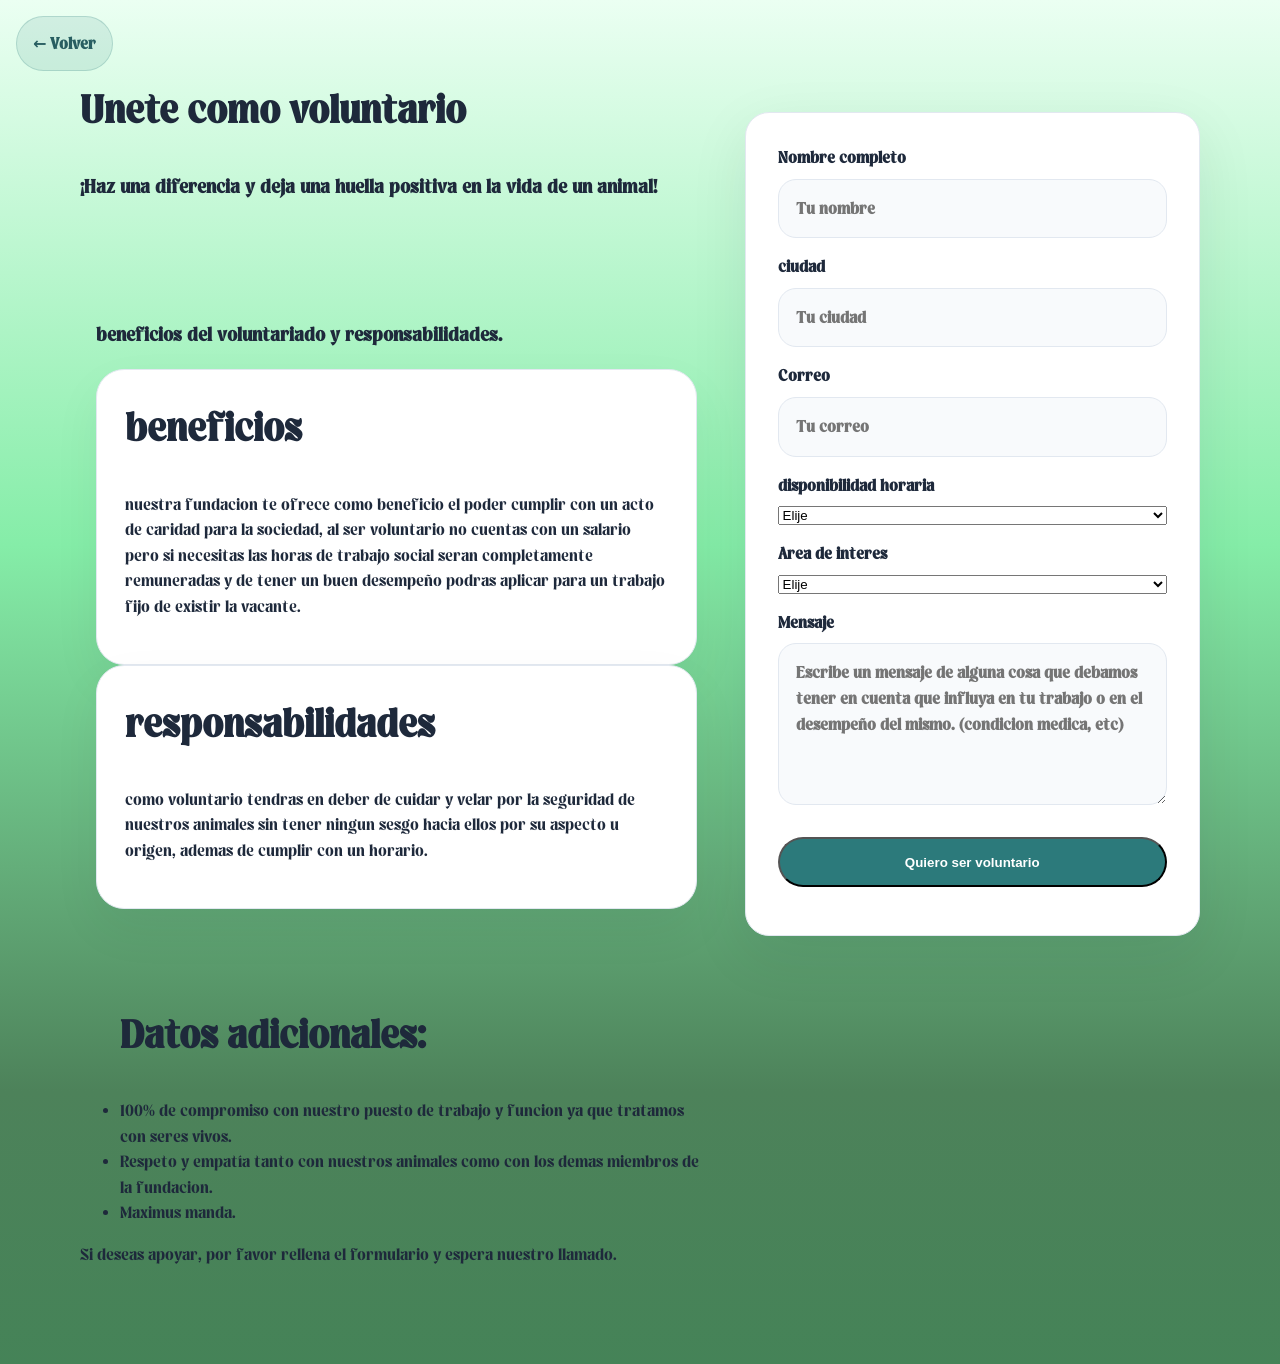
<file: voluntariado.html>
<!DOCTYPE html>
<html lang="es">
  <head>
    <meta charset="UTF-8" />
    <meta name="viewport" content="width=device-width, initial-scale=1.0" />
    <title>Patitas felices | Voluntariado</title>
    <link rel="stylesheet" href="style.css" />
  </head>
  <body>
    <div class="back-button">
      <a href="index.html">← Volver</a>
    </div>
    <section id="contacto" class="section">
      <div class="container section__grid">
        <div>
          <h2>Unete como voluntario</h2>
          <h3>¡Haz una diferencia y deja una huella positiva en la vida de un animal!</h3>
          <section id="mision-y-vision" class="section">
  <div class="container">
      <h1>beneficios del voluntariado y responsabilidades.</h1>
      <div class="catalog-grid">
        <article class="catalog-card">
          <h2>beneficios</h2>
          <p>
            nuestra fundacion te ofrece como beneficio el poder cumplir con un acto de caridad para la sociedad, al ser voluntario no cuentas con un salario pero si necesitas las horas de trabajo social seran completamente remuneradas y de tener un buen desempeño podras aplicar para un trabajo fijo de existir la vacante.
          </p>
        </article>
      </div>
      <div class="catalog-grid">
        <article class="catalog-card">
          <h2>responsabilidades</h2>
          <p>
            como voluntario tendras en deber de cuidar y velar por la seguridad de nuestros animales sin tener ningun sesgo hacia ellos por su aspecto u origen, ademas de cumplir con un horario.
          </p>
        </article>
      </div>
    </div>
</section>
          <ul>
            <h2><strong>Datos adicionales:</strong></h2>
            <li>100% de compromiso con nuestro puesto de trabajo y funcion ya que tratamos con seres vivos.</li>
            <li>Respeto y empatía tanto con nuestros animales como con los demas miembros de la fundacion.</li>
            <li>Maximus manda.</li>
          </ul>
          <p>Si deseas apoyar, por favor rellena el formulario y espera nuestro llamado.</p>
        </div>
        <article class="card adopt-card">
          <form class="contact-form">
          <label>
            Nombre completo
            <input type="text" placeholder="Tu nombre" />
          </label>
          <label>
            ciudad
            <input type="text" placeholder="Tu ciudad" />
          </label>
          <label>
            Correo
            <input type="email" placeholder="Tu correo" />
          </label>
          <label>
            disponibilidad horaria
            <select type="text" placeholder="Disponibilidad horaria" />
                <option value="mañana">Elije</option>
                <option value="tarde">Entre semana</option>
                <option value="noche">Fines de semana</option>
                <option value="noche">Ambos</option>
            </select>
          </label>
          <label>
            Area de interes
            <select type="text" placeholder="Area de interes" />
                <option value="mañana">Elije</option>
                <option value="tarde">Cuidado animal</option>
                <option value="noche">Logistica</option>
                <option value="noche">Campañas</option>
            </select>
          </label>
          <label>
            Mensaje
            <textarea rows="5" placeholder="Escribe un mensaje de alguna cosa que debamos tener en cuenta que influya en tu trabajo o en el desempeño del mismo. (condicion medica, etc)"></textarea>
          </label>
          <button type="submit" class="btn btn--primary">Quiero ser voluntario</button>
        </form>
        </article>
      </div>
    </section>
  </body>
</html>
</file>
<file: style.css>
@font-face {
  font-family: 'Mileast';
  src: url('mileast/Mileast.otf') format('opentype');
}

@font-face {
  font-family: 'Mileast';
  src: url('mileast/Mileast Italic.otf') format('opentype');
  font-style: italic;
}

:root {
  --bg: hsl(0, 0%, 100%);
  --surface: #ffffff;
  --primary: #2c7a7b;
  --primary-dark: #285e61;
  --text: #1e293b;
  --muted: #64748b;
  --border: #e2e8f0;
  --shadow: 0 18px 60px rgba(15, 23, 42, 0.08);
  --shadow-soft: 0 20px 50px rgba(15, 23, 42, 0.05);
  --shadow-medium: 0 16px 40px rgba(15, 23, 42, 0.08);
  --shadow-strong: 0 8px 16px rgba(0, 0, 0, 0.8);
  --shadow-lift: 0 28px 70px rgba(15, 23, 42, 0.14);
  --shadow-focus: 0 24px 55px rgba(15, 23, 42, 0.12);
  --shadow-highlight: 0 4px 12px rgba(0, 0, 0, 0.2);
  --radius: 24px;
  --header-bg: #1d2c25;
  --header-text: #ffffff;
  --header-highlight: rgba(255, 255, 255, 0.1);
  --nav-link: #90caf9;
  --nav-link-hover: #ffffff;
  --primary-border: rgba(44, 122, 123, 0.2);
  --primary-transparent: rgba(44, 122, 123, 0.12);
  --primary-hover: rgba(44, 122, 123, 0.18);
  --hero-bg-start: #d7f2f2;
  --hero-bg-end: rgba(255, 255, 255, 0.85);
  --hero-photo-bg-start: #fefefe;
  --hero-photo-bg-end: #d7f2f2;
  --card-glow: rgba(85, 173, 255, 1);
  --card-text-glow: rgba(25, 236, 236, 1);
  --text-dark: #000000;
  --text-emphasis: #00192d;
  --danger: #ff0000;
  --btn-secondary-bg: #52747a;
  --form-bg: #f8fafc;
  --footer-bg: #eef4f6;
  --pulse-color: rgba(144, 202, 249, 0.7);
  --pulse-color-fade: rgba(144, 202, 249, 0);
  --backend-surface: rgba(38, 50, 56, 0.9);
  --backend-shadow: rgba(0, 0, 0, 0.5);
  --backend-hover-shadow: rgba(144, 202, 249, 0.4);
  --backend-accent-start: #0d47a1;
  --backend-accent-end: #90caf9;
  --header-title-shadow: rgba(0, 0, 0, 0.9);
  font-size: 16px;
}

* {
  box-sizing: border-box;
}

.huellas {
  position: absolute;
  width: 100%;
  height: 100%;
  object-fit: cover;
  z-index: 1;
}

html,
body {
  margin: 0;
  padding: 0;
  min-height: 100%;
  font-family: 'Mileast', Inter, system-ui, -apple-system, BlinkMacSystemFont, "Segoe UI", sans-serif;
  background: linear-gradient(rgb(235, 255, 242),rgb(133, 237, 168),rgb(77, 130, 90),rgb(61, 132, 85),rgb(6, 60, 33),rgb(9, 73, 49));
  background-size: 200% 200%;
  color: var(--text);
  z-index: 2;
}

body {
  line-height: 1.6;
}

a {
  color: inherit;
  text-decoration: none;
}

.container {
  width: min(1120px, calc(100% - 2rem));
  margin: 0 auto;
}

header {
  background: var(--header-bg);
  color: var(--header-text);
  padding: 30px;
  text-align: center;
  box-shadow: var(--shadow-strong);
  position: relative;
  overflow: hidden;
}

header::before {
  content: '';
  position: absolute;
  top: 0;
  left: -100%;
  width: 100%;
  height: 100%;
  background: linear-gradient(90deg, transparent, var(--header-highlight), transparent);
  animation: shimmer 3s infinite;
}

@keyframes shimmer {
  0% { left: -100%; }
  100% { left: 100%; }
}

header h1 {
  margin: 0;
  font-size: 3em;
  text-shadow: 3px 3px 6px var(--header-title-shadow);
  animation: slideIn 1.5s ease-out;
}

@keyframes slideIn {
  from { transform: translateY(-50px); opacity: 0; }
  to { transform: translateY(0); opacity: 1; }
}

nav ul {
  list-style: none;
  padding: 0;
  margin: 20px 0 0 0;
}

nav li {
  display: inline;
  margin: 0 20px;
}

nav a {
  color: var(--nav-link);
  text-decoration: none;
  font-weight: bold;
  transition: all 0.4s ease;
  position: relative;
}

nav a::after {
  content: '';
  position: absolute;
  width: 0;
  height: 2px;
  bottom: -5px;
  left: 50%;
  background: var(--nav-link);
  transition: all 0.4s ease;
}

nav a:hover::after {
  width: 100%;
  left: 0;
}

nav a:hover {
  color: var(--nav-link-hover);
  text-shadow: 0 0 10px var(--nav-link);
}

.back-button {
  position: fixed;
  top: 1rem;
  left: 1rem;
  z-index: 10;
}

.back-button a,
.back-button button {
  display: inline-flex;
  align-items: center;
  gap: 0.5rem;
  padding: 0.85rem 1rem;
  border: 1px solid var(--primary-border);
  border-radius: 999px;
  background: var(--primary-transparent);
  color: var(--primary-dark);
  font-weight: 600;
  cursor: pointer;
  transition: transform 0.2s ease, background 0.2s ease;
}

.back-button a:hover,
.back-button button:hover {
  transform: translateY(-1px);
  background: var(--primary-hover);
}

.hero {
  background: linear-gradient(180deg, var(--hero-bg-start) 0%, var(--hero-bg-end) 100%);
  padding: 4rem 0 6rem;
}

.hero__content {
  display: grid;
  grid-template-columns: 1.2fr 0.8fr;
  gap: 2rem;
  align-items: center;
}

.hero__tag {
  margin: 0 0 0.75rem;
  text-transform: uppercase;
  letter-spacing: 0.18em;
  font-size: 0.85rem;
  color: var(--primary-dark);
}

.hero h1 {
  margin: 0;
  font-size: clamp(2.75rem, 5vw, 4.5rem);
}

.hero__subtitle {
  margin: 1.5rem 0 2rem;
  max-width: 44rem;
  color: var(--muted);
}

.hero__actions {
  display: flex;
  flex-wrap: wrap;
  gap: 1rem;
}

.hero__image {
  display: flex;
  justify-content: center;
}

.hero__photo {
  width: min(320px, 100%);
  aspect-ratio: 1 / 1;
  border-radius: 36px;
  overflow: hidden;
  background: linear-gradient(180deg, var(--hero-photo-bg-start) 0%, var(--hero-photo-bg-end) 100%);
  display: grid;
  place-items: center;
  box-shadow: var(--shadow);
  transition: transform 0.35s ease, box-shadow 0.35s ease;
}

.hero__photo img {
  width: 100%;
  height: 100%;
  object-fit: cover;
  display: block;
  transition: transform 0.35s ease;
}

.hero__photo:hover,
.hero__photo:focus-within {
  transform: scale(1.04);
  box-shadow: var(--shadow-lift);
}

.hero__photo:hover img,
.hero__photo:focus-within img {
  transform: scale(1.08);
}

main {
  padding: 0;
}

#carru {
  min-height: 100vh;
  background-size: cover;
  background-position: center;
  background-repeat: no-repeat;
  animation: backgroundSlide 12s ease-in-out infinite;
  display: flex;
  align-items: center;
  justify-content: center;
}

#carru .text {
  font-style: normal;
  text-align: left;
}

#carru .text h2 {
  font-size: 3em;
  color: var(--text-dark);
  margin-bottom: 20px;
  text-align: left;
}

.text h2:hover {
  font-size: 9em;
  color: var(--text-dark);
  text-shadow: 0 0 10px var(--text-emphasis);
}

#carru hr {
  color: var(--danger);
}

#carru .text p {
  font-size: 2em;
  color: var(--text-dark);
  max-width: 600px;
  text-align: left;
}

.btn-row {
  text-align: center;
}

.btn {
  display: inline-flex;
  align-items: center;
  justify-content: center;
  padding: 0.95rem 1.7rem;
  border-radius: 999px;
  font-weight: 600;
  transition: transform 0.2s ease, box-shadow 0.2s ease;
  background-color: var(--btn-secondary-bg);
  margin: 1rem 0;
}

.btn:hover {
  transform: translateY(-1px);
  box-shadow: var(--shadow-highlight);
}

.btn--primary {
  background: var(--primary);
  color: var(--surface);
}

.btn--secondary {
  background: var(--primary-transparent);
  color: var(--primary-dark);
}

img {
  transition: transform 0.35s ease;
}

img:hover,
img:focus-visible {
  transform: scale(1.03);
}

.section {
  padding: 5rem 0;
}

.section__grid {
  display: grid;
  grid-template-columns: 1.25fr 0.9fr;
  gap: 2rem;
  align-items: start;
}

h2 {
  margin-top: 0;
  font-size: clamp(2rem, 3vw, 2.75rem);
}

p {
  margin: 0 0 1rem;
}

.catalog-grid,
.projects-grid {
  display: grid;
  gap: 1.5rem;
  z-index: 2;
}

.catalog-grid {
  grid-template-columns: repeat(auto-fit, minmax(220px, 1fr));
}
#carrusel {
  min-height: 50vh;
  background-position: center;
  background-repeat: no-repeat;
  animation: backgroundSlide3 12s ease-in-out infinite;
  display: flex;
  align-items: center;
  justify-content: center;
}

@keyframes backgroundSlide3 {
  0% {
    background-image: url('https://encrypted-tbn0.gstatic.com/images?q=tbn:ANd9GcTCll1FGRzv5RL8CKKYykKkc1KUFFCpuDEuDg&s');
  }
  33% {
    background-image: url('https://bogota.gov.co/sites/default/files/styles/1050px/public/rescate_animal_ok.jpg');
  }
  66% {
    background-image: url('https://media.cnn.com/api/v1/images/stellar/prod/trax-heroes-00-03-05-27-still005.png?c=16x9&q=w_1280,c_fill');
  }
  100% {
    background-image: url('https://img.freepik.com/foto-gratis/perro-rescate-disfrutando-ser-mascota-mujer-refugio_23-2148682929.jpg?semt=ais_hybrid&w=740&q=80');
}
}
#carrusel:hover {
  min-height: 50vh;
  background-position: center;
  background-repeat: no-repeat;
  animation: backgroundSlide2 25s ease-in-out infinite;
  display: flex;
  align-items: center;
  justify-content: center;
}

@keyframes backgroundSlide2 {
  0% {
    background-image: url('https://preview.redd.it/funniest-pictures-of-cats-v0-jrl0ibqtt79f1.jpg?width=1080&crop=smart&auto=webp&s=9575061436146eed10ce691c76b02cc2721018d0');
  }
  11% {
    background-image: url('https://i.pinimg.com/736x/52/f2/f3/52f2f36128acfbd9c776ac76e1262a67.jpg');
  }
  22% {
    background-image: url('https://preview.redd.it/post-the-best-cat-memes-you-got-in-the-comments-please-v0-kg82lbnu0ste1.png?auto=webp&s=e6f9eee86484f5de3f4e31f3c33b2d07fb982bd5');
  }
  33% {
    background-image: url('https://preview.redd.it/silly-cat-memes-for-you-v0-1hx3sdcn423d1.jpg?width=224&format=pjpg&auto=webp&s=f7e3e143dbab2e682ff904a41cb9b9caab14c898');
  }
  44% {
    background-image: url('https://preview.redd.it/silly-cat-memes-for-you-v0-l2ru6ecn423d1.jpg?width=250&format=pjpg&auto=webp&s=77896ae9c21f714f74284ffd8d7a2c2b9b4e3684');
  }
  55% {
    background-image: url('https://preview.redd.it/silly-cat-memes-for-you-v0-10jxilcn423d1.jpg?width=220&format=pjpg&auto=webp&s=bf63bbdb7e895c9e4f59eebd92bfdf6c554bb2c4');
  }
  66% {
    background-image: url('https://preview.redd.it/silly-cat-memes-for-you-v0-6l9ihdcn423d1.jpg?width=959&format=pjpg&auto=webp&s=aaf93b1e7736d03347f2c7e7ed562bff5848c194');
  }
  77% {
    background-image: url('https://images3.memedroid.com/images/UPLOADED29/65c9cca3c0afa.webp');
  }
  88% {
    background-image: url('https://m.media-amazon.com/images/I/51MGFZsS4+L.jpg');
  }
  100% {
    background-image: url('https://images7.memedroid.com/images/UPLOADED322/634084e6e7085.webp');
  }
}

.catalog-card,
.project-card {
  background: var(--surface);
  border: 1px solid var(--border);
  border-radius: 28px;
  padding: 1.75rem;
  box-shadow: var(--shadow-soft);
  transition: transform 0.25s ease, box-shadow 0.25s ease;
  z-index: 2;
}

.catalog-card {
  overflow: hidden;
}

.catalog-card img {
  border-radius: 24px;
  display: block;
  max-width: 100%;
  height: auto;
  margin: 0 auto 1rem;
  object-fit: cover;
  z-index: 2;
}

.catalog-card img:hover {
  box-shadow: var(--card-glow) 0px 0px 10px;
}

.catalog-card:hover {
  color: var(--text-dark);
  text-shadow: 0px 0px 10px var(--card-text-glow);
}

.catalog-card:hover,
.catalog-card:focus-within {
  transform: scale(1.02);
  box-shadow: var(--shadow-focus);
}

.project-card:hover,
.project-card:focus-within {
  transform: scale(0.98);
  box-shadow: var(--shadow-medium);
}

.card {
  background: var(--surface);
  border: 1px solid var(--border);
  border-radius: var(--radius);
  padding: 2rem;
  box-shadow: var(--shadow);
  transition: transform 0.25s ease, box-shadow 0.25s ease;
  z-index: 2;
}

.card img {
  width: auto;
  height: auto;
  border-radius: var(--radius);
  margin-bottom: 1.5rem;
  justify-content: center;
  z-index: 2;
}

.adopt-card {
  margin-top: 2rem;
  z-index: 2;
}

.adopt-card h3 {
  margin-top: 0;
  margin-bottom: 0.75rem;
  font-size: 1.4rem;
  z-index: 2;
}

.card:hover,
.card:focus-within {
  transform: scale(1.02);
  box-shadow: var(--shadow-focus);
}

.card--info ul {
  list-style: none;
  padding: 0;
  margin: 0.75rem 0 0;
}

.card--info li {
  margin-bottom: 0.85rem;
  color: var(--muted);
}

.skill-card h3,
.project-card h3 {
  margin-top: 0;
}

.form-link {
  display: inline-block;
  margin-top: 1rem;
  color: var(--primary);
  font-weight: 600;
}

.contact-info p {
  margin: 0.75rem 0;
  color: rgb(0, 23, 6);
}

.contact-form {
  display: grid;
  gap: 1rem;
}

.contact-form label {
  display: grid;
  gap: 0.5rem;
  font-weight: 600;
}

.contact-form input,
.contact-form textarea {
  width: 100%;
  border: 1px solid var(--border);
  border-radius: 18px;
  padding: 1rem 1.1rem;
  font: inherit;
  background: var(--form-bg);
  color: var(--text);
}

.contact-form textarea {
  resize: vertical;
}

.footer {
  padding: 1.5rem 0 2rem;
  background: var(--footer-bg);
}

.footer__content {
  display: flex;
  flex-direction: column;
  align-items: flex-start;
  gap: 1rem;
  color: var(--muted);
}

.footer__brand {
  display: flex;
  align-items: center;
  gap: 1rem;
}

.footer__socials {
  display: flex;
  align-items: center;
  justify-content: center;
  gap: 3em;
}

.footer__logo {
  width: 80px;
  max-width: 100%;
  height: auto;
  border-radius: 50%;
}

.footer__social-icon {
  width: 36px;
  height: 36px;
  object-fit: cover;
  border-radius: 12px;
}

table,
.hover-expand {
  transition: transform 0.25s ease, box-shadow 0.25s ease;
}

table:hover,
.hover-expand:hover {
  transform: scale(1.02);
  box-shadow: var(--shadow-soft);
}

@keyframes backgroundSlide {
  0% {
    background-image: url('https://media.istockphoto.com/id/533229488/es/foto/linda-perros.jpg?s=612x612&w=0&k=20&c=6qkTEeZwhghkK8U0GrmHibnNMbh9uRzTJAhCTPf4-FQ=');
  }
  33% {
    background-image: url('https://media.istockphoto.com/id/528373669/es/foto/gato-de-pelo-corto-brit%C3%A1nica.jpg?s=612x612&w=0&k=20&c=iTFb3Db2_DsngnCzqBS2WyacTwa5WnipXo-FdGgr-44=');
  }
  66% {
    background-image: url('https://media.istockphoto.com/id/94740594/es/foto/intrigado.jpg?s=612x612&w=0&k=20&c=ecbI3esjFsfuSb83zA86OvXhCzDfS-fdT0xlxPeScJ4=');
  }
  100% {
    background-image: url('https://media.istockphoto.com/id/626464158/es/foto/gato-con-boca-abierta.jpg?s=612x612&w=0&k=20&c=lrPoIWL-AHJ4hPf0gtq_Dp6qOUpUZI3AUIHw6-5uaZs=');
  }
}

@media (max-width: 900px) {
  .hero__content,
  .section__grid {
    grid-template-columns: 1fr;
  }

  .hero {
    padding-top: 3rem;
  }
  .adopt-card {
    grid-template-columns: 1fr;
  }
}

@media (max-width: 600px) {
  .hero {
    padding: 2.5rem 0 4rem;
  }

  .hero__photo {
    border-radius: 2rem;
  }

  .btn {
    width: 100%;
  }
  .adopt-card {
    grid-template-columns: 1fr;
  }
}
</file>
